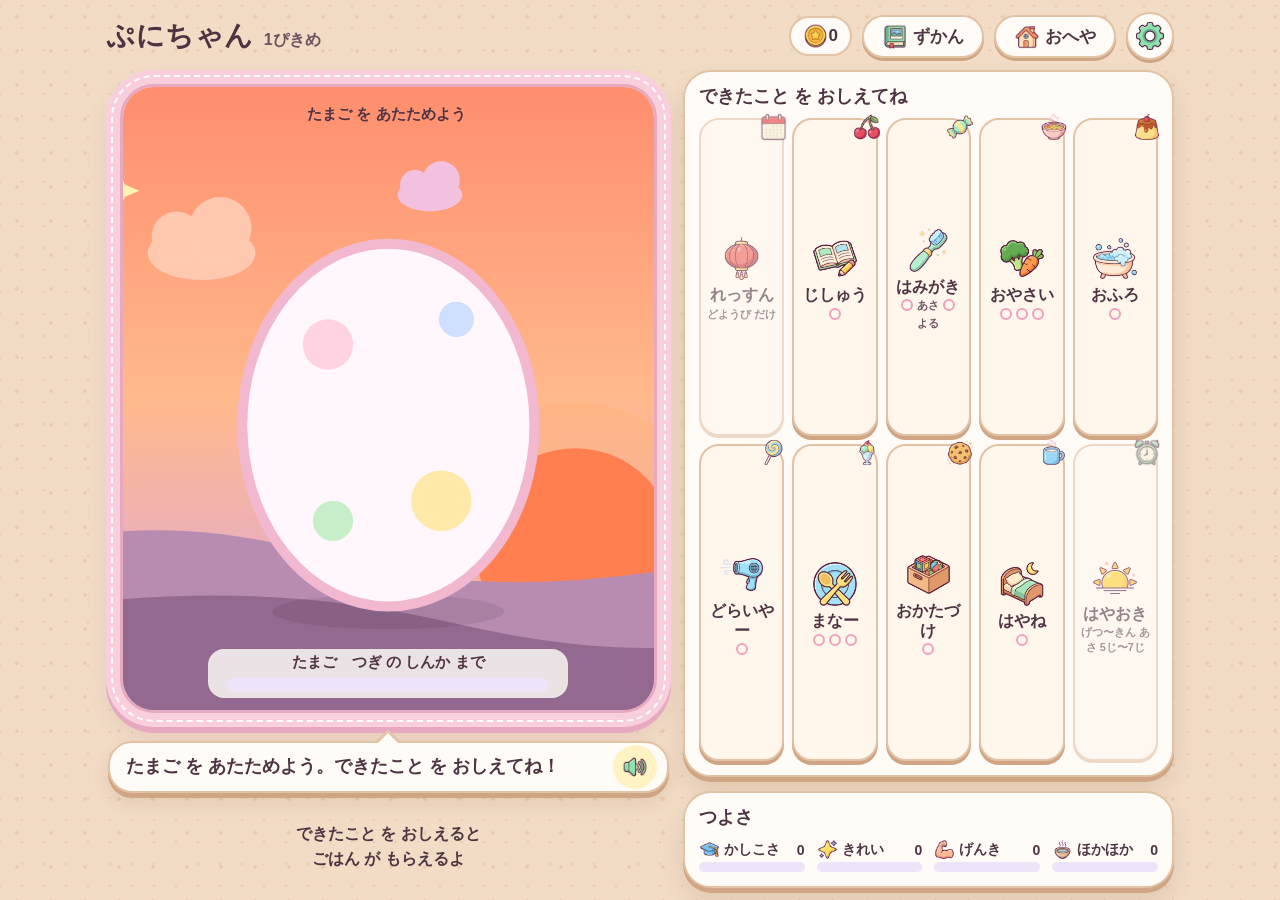
<file: index.html>
<!doctype html>
<html lang="ja">
<head>
<meta charset="utf-8">
<meta name="viewport" content="width=device-width, initial-scale=1, viewport-fit=cover">
<meta http-equiv="Content-Security-Policy" content="default-src 'self'; script-src 'self'; style-src 'self'; img-src 'self' data:; connect-src 'self'; font-src 'self'; manifest-src 'self'; worker-src 'self'; object-src 'none'; base-uri 'none'; form-action 'none'">
<meta name="referrer" content="no-referrer">
<meta name="theme-color" content="#FFF8EE">
<meta name="color-scheme" content="light">
<meta name="apple-mobile-web-app-capable" content="yes">
<meta name="mobile-web-app-capable" content="yes">
<meta name="apple-mobile-web-app-title" content="ぷにぷに">
<title>ぷにぷに にっき</title>
<link rel="manifest" href="./manifest.webmanifest">
<link rel="apple-touch-icon" href="./icons/apple-touch-icon.png">
<link rel="icon" href="./icons/icon-192.png">
<link rel="stylesheet" href="./css/style.css">
<script type="module" src="./js/app.js"></script>
</head>
<body>
<header class="top">
  <div class="title"><b id="petName"></b><small id="genLabel"></small></div>
  <div class="topbtns">
    <span class="coin" id="coin" role="status"></span>
    <button class="pill" id="zukanBtn"><img class="ico" src="./icons/ui/zukan.webp" alt="" draggable="false"> ずかん</button>
    <button class="pill" id="oheyaBtn"><img class="ico" src="./icons/ui/oheya.webp" alt="" draggable="false"> おへや</button>
    <button class="gear" id="gear" aria-label="おうちの方の設定（長押し）"><img class="ico" src="./icons/ui/gear.webp" alt="" draggable="false"></button>
  </div>
</header>

<main class="layout">
  <section class="maincol">
    <div class="frame">
      <div class="screen" id="screen">
        <div class="scene" id="scene"></div>
        <div class="gauges" id="gauges"></div>
        <div class="badges" id="badges"></div>
        <button class="pet" id="pet" aria-label="なでる"></button>
        <div class="growth" id="growth"></div>
      </div>
    </div>
    <div class="bubble" aria-live="polite">
      <p id="bubbleText"></p>
      <p id="bubbleZh" class="zh"></p>
      <button class="speak" id="speakBtn" aria-label="よみあげ"><img class="ico" src="./icons/ui/yomiage.webp" alt="" draggable="false"></button>
    </div>
    <div class="tray" id="tray"></div>
  </section>

  <section class="sidecol">
    <div class="note">
      <h2>できたこと を おしえてね</h2>
      <div class="tasks" id="tasks"></div>
    </div>
    <div class="note pnote">
      <h2>つよさ</h2>
      <div class="params" id="params"></div>
    </div>
  </section>
</main>

<div class="roomview" id="roomView" hidden>
  <div class="rtop">
    <button class="pill" id="roomBack">← もどる</button>
    <b class="rname" id="roomName"></b>
    <span class="coin" id="roomCoin" role="status"></span>
    <button class="pill" id="shopBtn"><img class="ico" src="./icons/ui/omise.webp" alt="" draggable="false"> おみせ</button>
    <button class="pill" id="editBtn"><img class="ico" src="./icons/ui/moyougae.webp" alt="" draggable="false"> もようがえ</button>
    <button class="pill" id="editDone" hidden>おわり</button>
  </div>
  <div class="rstage" id="roomStage">
    <div class="rscene" id="roomScene"></div>
    <button class="rpet" id="roomPet" aria-label="なでる"></button>
  </div>
  <div class="bubble rbubble" aria-live="polite">
    <p id="roomBubbleText"></p>
    <p id="roomBubbleZh" class="zh"></p>
    <button class="speak" id="roomSpeakBtn" aria-label="よみあげ"><img class="ico" src="./icons/ui/yomiage.webp" alt="" draggable="false"></button>
  </div>
  <div class="rtray" id="roomTray" hidden>
    <div class="ttabs">
      <button class="ttab" data-tab="kagu">かぐ</button>
      <button class="ttab" data-tab="yuka">ゆか</button>
      <button class="ttab" data-tab="kabe">かべ</button>
    </div>
    <div class="tlist" id="trayList"></div>
    <div class="tacts">
      <button class="pill" id="trayRotate">まわす</button>
      <button class="pill" id="trayStore">しまう</button>
    </div>
  </div>
  <div class="rshop" id="roomShop" hidden>
    <div class="shead">
      <h2>おみせ</h2>
      <span class="coin" id="shopCoin" role="status"></span>
      <button class="pill" id="shopClose">とじる</button>
    </div>
    <div class="stabs">
      <button class="stab" data-cat="kagu">かぐ</button>
      <button class="stab" data-cat="yuka">ゆか</button>
      <button class="stab" data-cat="kabe">かべ</button>
      <button class="stab" data-cat="hiroge">ひろげる</button>
    </div>
    <div class="scards" id="shopCards"></div>
    <div class="sconfirm" id="shopConfirm" hidden>
      <div class="sconfirm-art" id="shopConfirmArt"></div>
      <p class="sconfirm-name" id="shopConfirmName"></p>
      <p class="sconfirm-price" id="shopConfirmPrice"></p>
      <div class="btns">
        <button class="btn" id="shopBuy">かう</button>
        <button class="btn ghost" id="shopCancel">やめる</button>
      </div>
    </div>
  </div>
</div>

<div class="modal" id="modal" hidden><div class="sheet" id="sheet"></div></div>

</body>
</html>
</file>
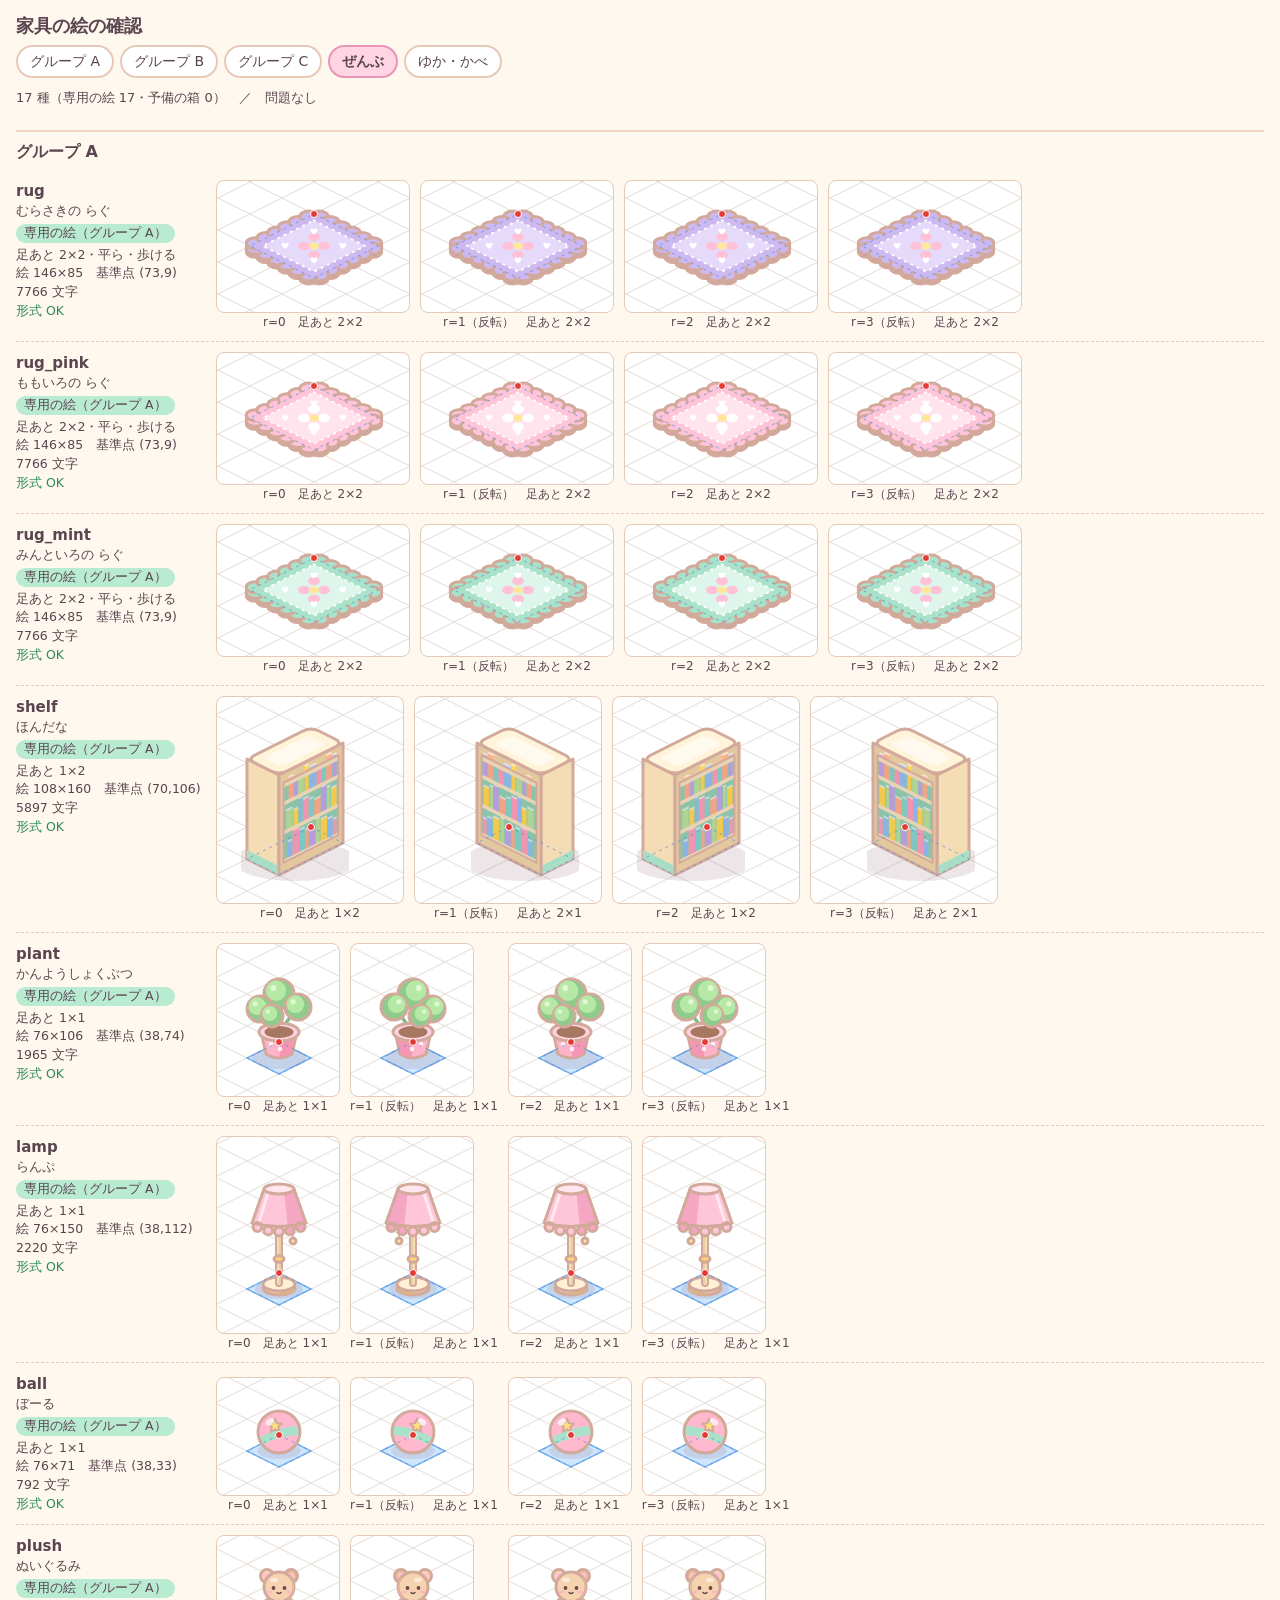
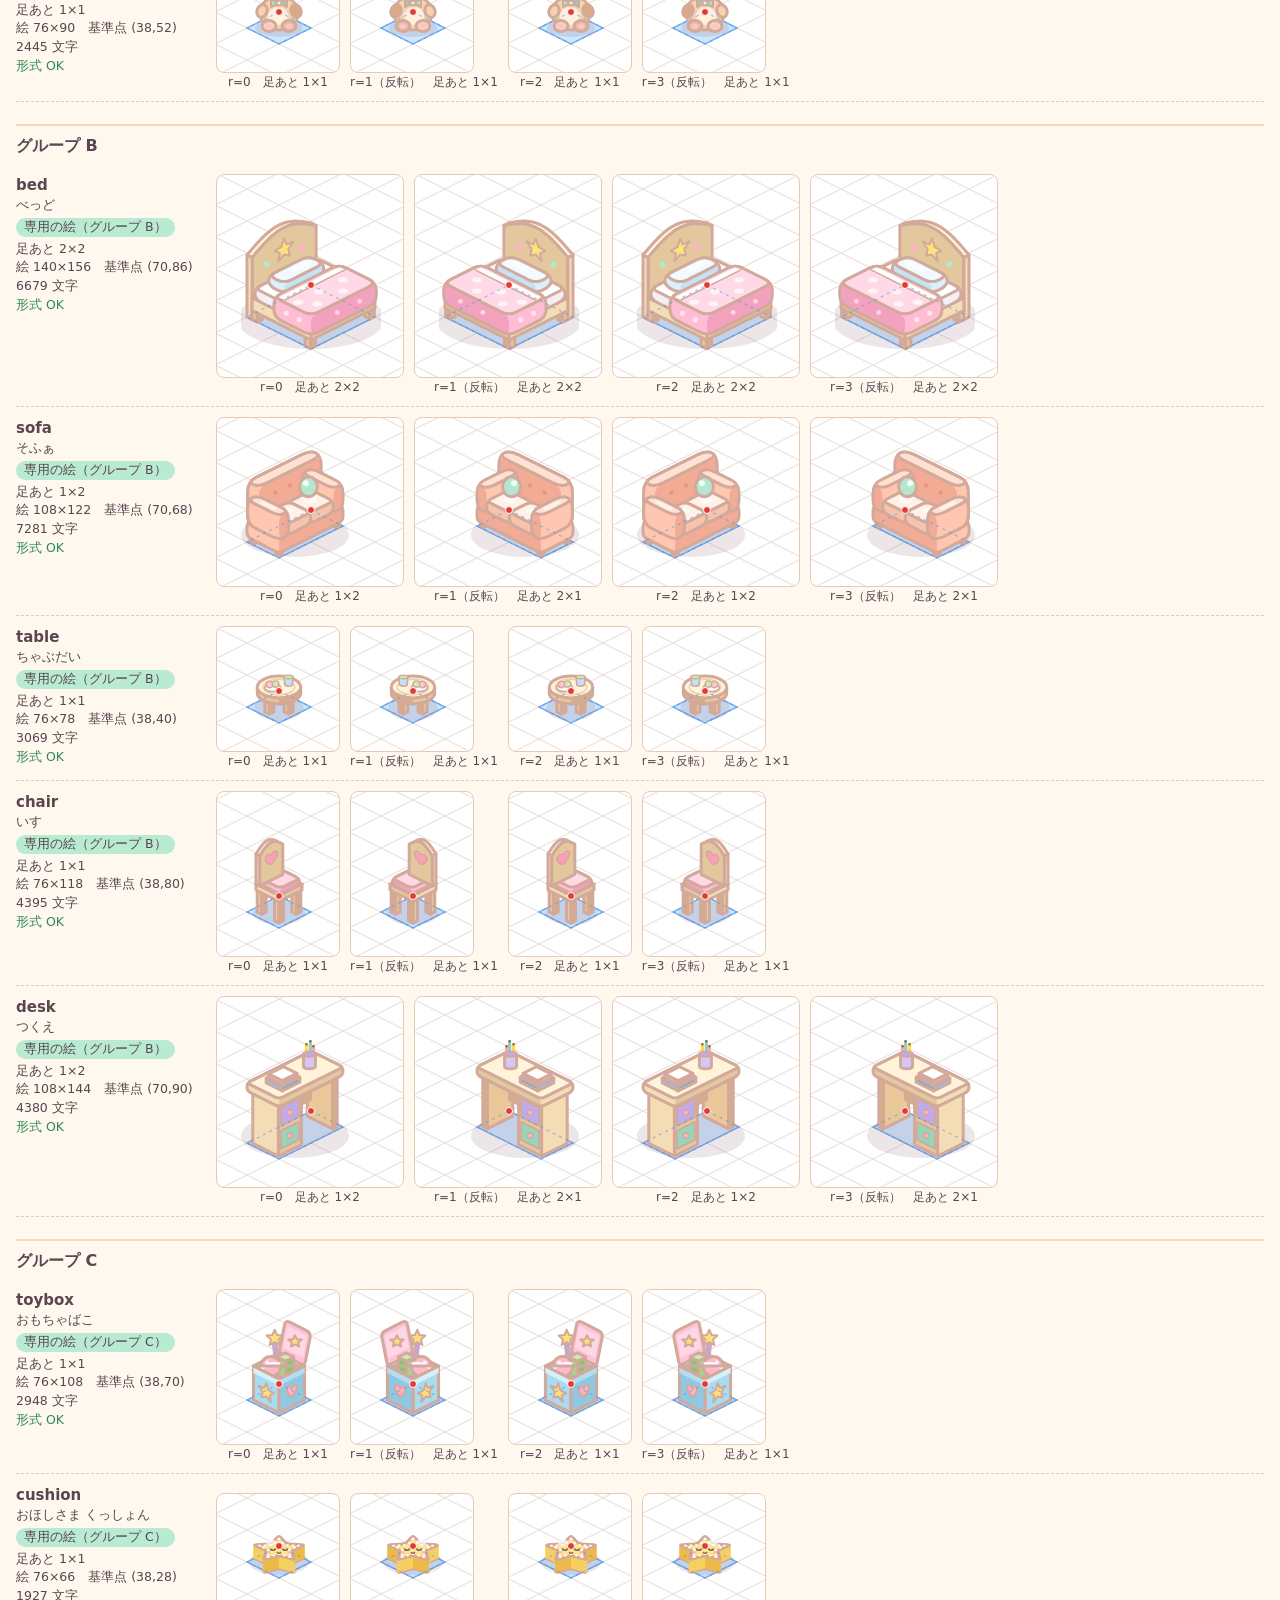
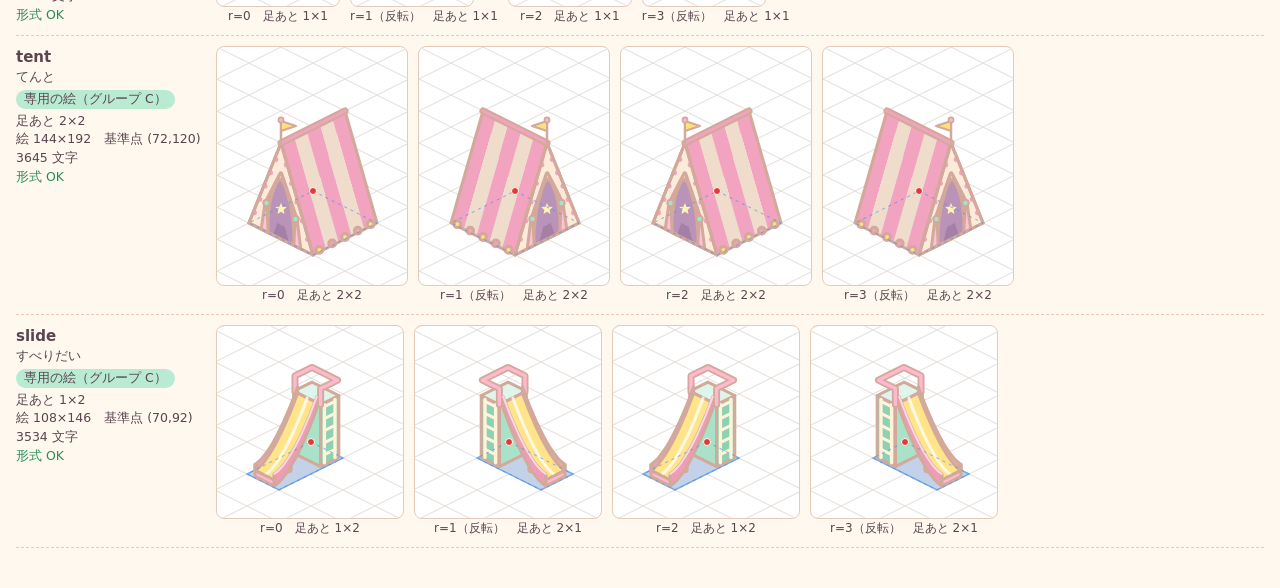
<file: dev/item-sheet.html>
<!doctype html>
<html lang="ja">
<head>
<meta charset="utf-8">
<meta name="viewport" content="width=device-width, initial-scale=1, viewport-fit=cover">
<meta http-equiv="Content-Security-Policy" content="default-src 'self'; script-src 'self'; style-src 'self'; img-src 'self' data:; connect-src 'self'; font-src 'self'; manifest-src 'self'; worker-src 'self'; object-src 'none'; base-uri 'none'; form-action 'none'">
<meta name="referrer" content="no-referrer">
<meta name="color-scheme" content="light">
<title>おへや 家具の絵の確認（開発用）</title>
<link rel="icon" href="../icons/icon-192.png">
<link rel="stylesheet" href="./item-sheet.css">
<script type="module" src="./item-sheet.js"></script>
</head>
<body>
<!-- 開発用の確認ページ。アプリからはリンクしない・sw.js の ASSETS に入れない。
     ?g=A|B|C|all … 家具の絵を 4 つの向きで並べる ／ ?g=pat … ゆか・かべの見本 -->
<h1>家具の絵の確認</h1>
<nav id="nav"></nav>
<p id="note">よみこみ中…</p>
<div id="sheet"></div>
</body>
</html>
</file>
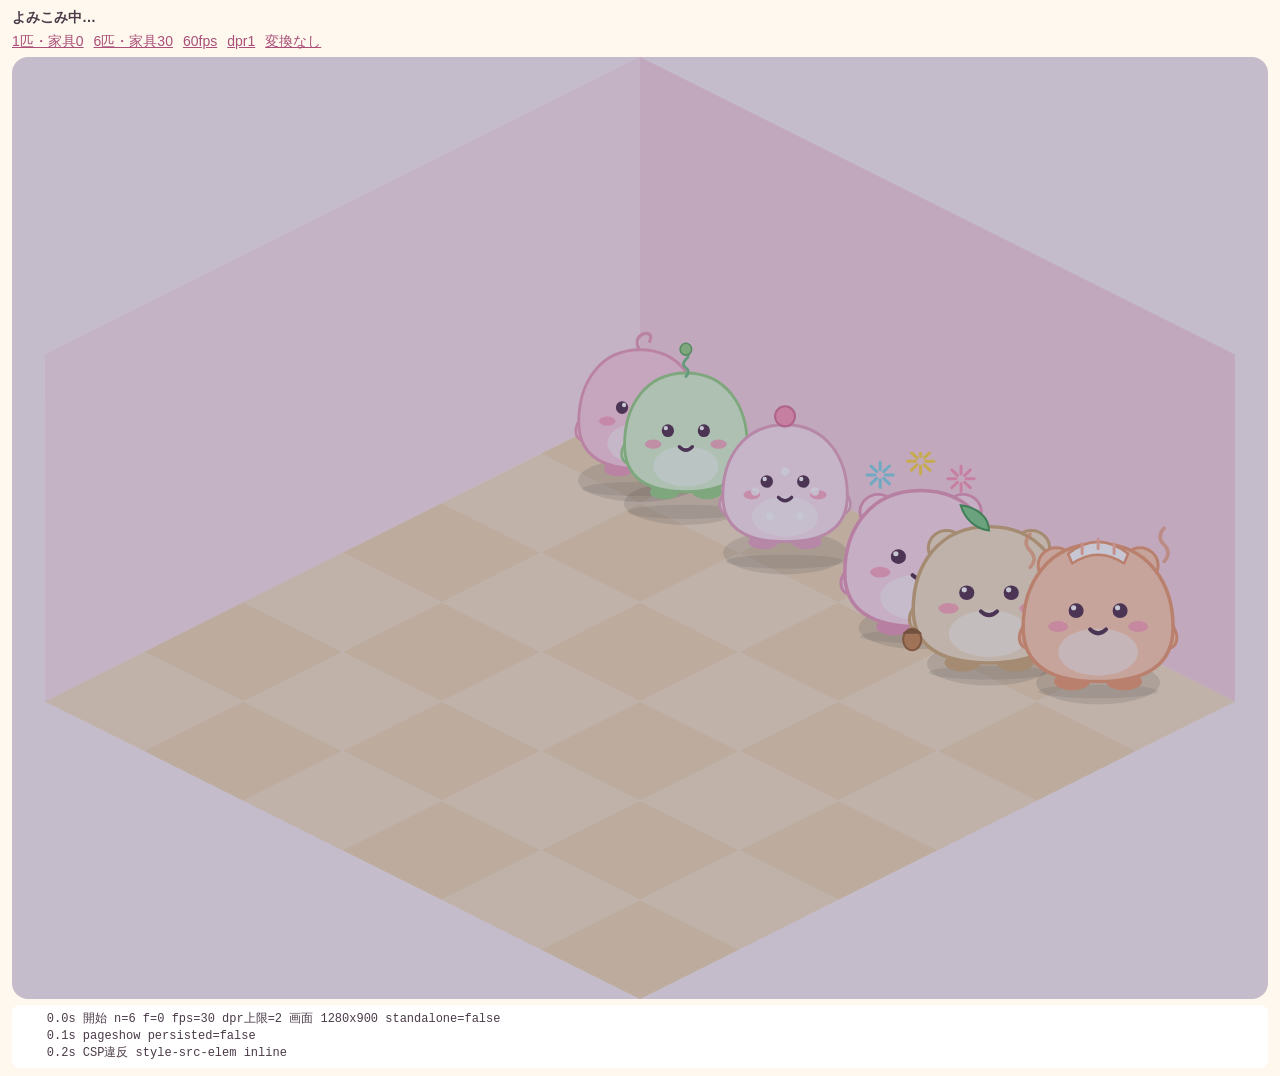
<file: dev/room-spike.html>
<!doctype html>
<html lang="ja">
<head>
<meta charset="utf-8">
<meta name="viewport" content="width=device-width, initial-scale=1, viewport-fit=cover">
<meta http-equiv="Content-Security-Policy" content="default-src 'self'; script-src 'self'; style-src 'self'; img-src 'self' data:; connect-src 'self'; font-src 'self'; manifest-src 'self'; worker-src 'self'; object-src 'none'; base-uri 'none'; form-action 'none'">
<meta name="referrer" content="no-referrer">
<meta name="theme-color" content="#FFF8EE">
<meta name="color-scheme" content="light">
<meta name="apple-mobile-web-app-capable" content="yes">
<meta name="mobile-web-app-capable" content="yes">
<meta name="apple-mobile-web-app-title" content="おへや試作">
<title>おへや 段階0 試作（開発用）</title>
<link rel="icon" href="../icons/icon-192.png">
<link rel="stylesheet" href="./room-spike.css">
<script type="module" src="./room-spike.js"></script>
</head>
<body>
<!-- 開発用の使い捨て試作。アプリからはリンクしない・sw.js の ASSETS に入れない（docs/superpowers/specs/2026-11-10-oheya-stage0-1-design.md §1） -->
<p id="hud">よみこみ中…</p>
<p class="links" id="links"></p>
<canvas id="c"></canvas>
<pre id="log"></pre>
</body>
</html>
</file>
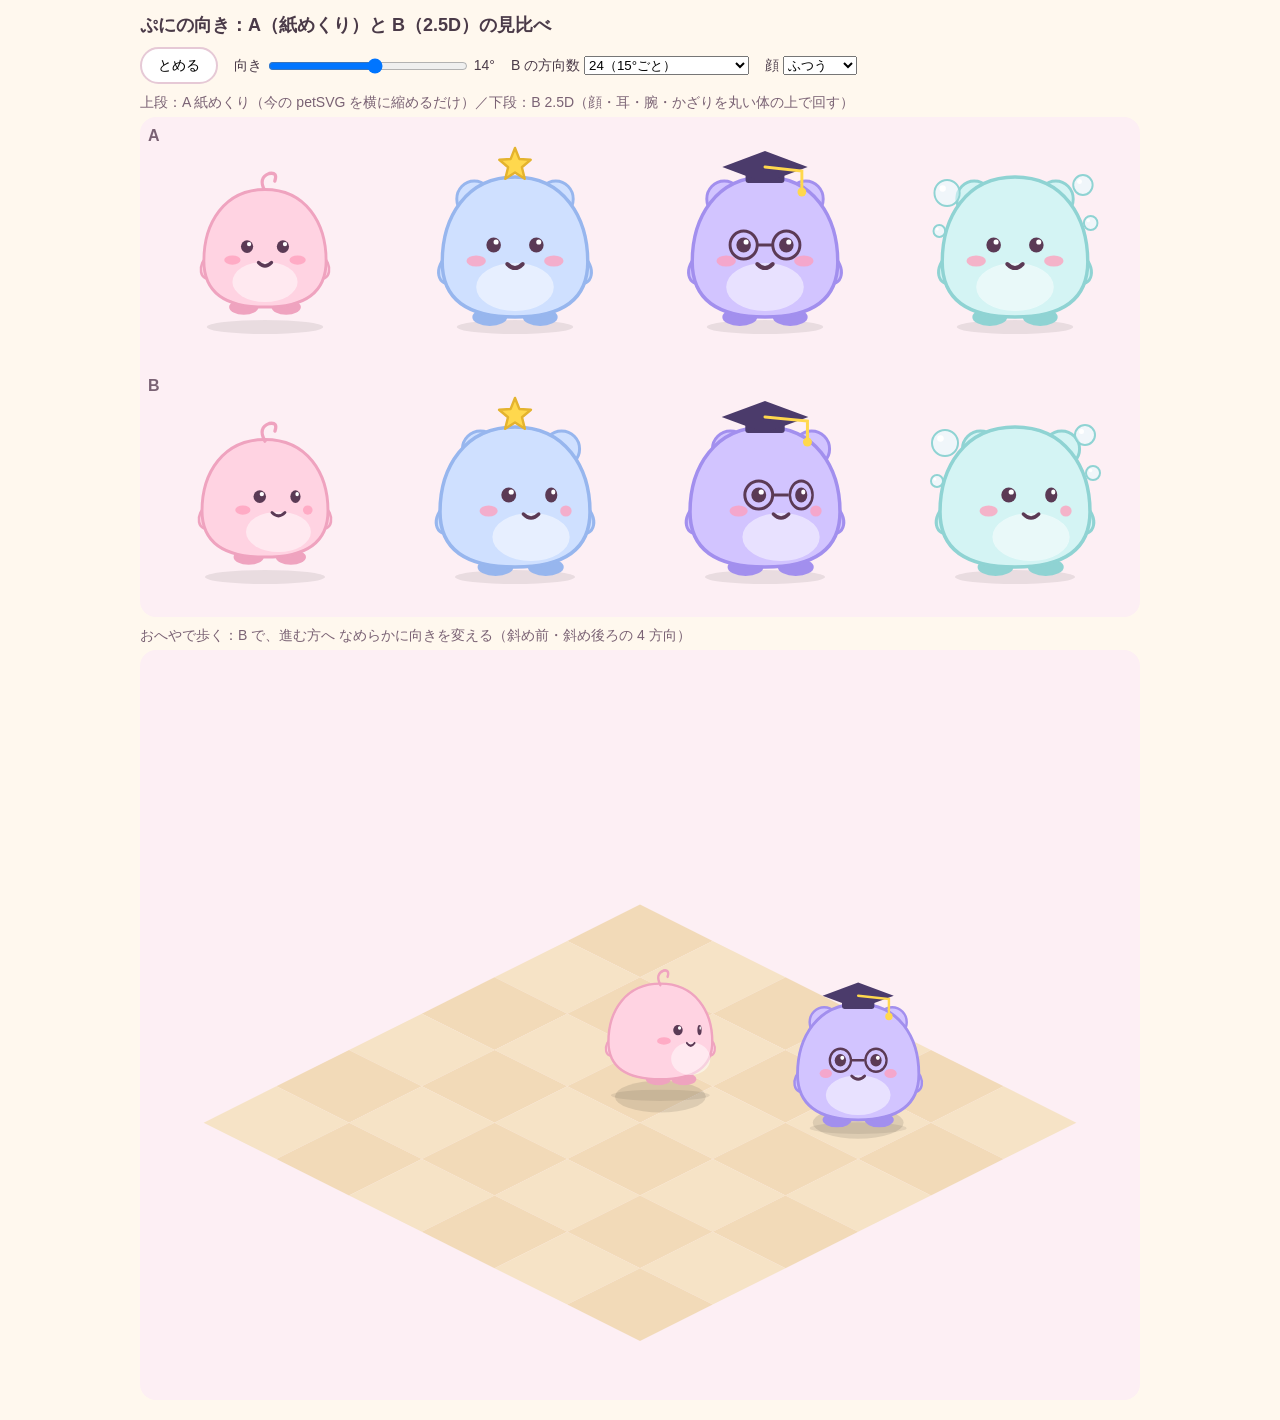
<file: dev/turn-spike.html>
<!doctype html>
<html lang="ja">
<head>
<meta charset="utf-8">
<meta name="viewport" content="width=device-width, initial-scale=1, viewport-fit=cover">
<meta http-equiv="Content-Security-Policy" content="default-src 'self'; script-src 'self'; style-src 'self'; img-src 'self' data:; connect-src 'self'; font-src 'self'; manifest-src 'self'; worker-src 'self'; object-src 'none'; base-uri 'none'; form-action 'none'">
<meta name="referrer" content="no-referrer">
<meta name="color-scheme" content="light">
<title>おへや 段階0.5 向きの試作（開発用）</title>
<link rel="icon" href="../icons/icon-192.png">
<link rel="stylesheet" href="./turn-spike.css">
<script type="module" src="./turn-spike.js"></script>
</head>
<body>
<!-- 開発用の使い捨て試作。アプリからはリンクしない・sw.js の ASSETS に入れない。保存データには触らない -->
<h1>ぷにの向き：A（紙めくり）と B（2.5D）の見比べ</h1>
<div class="ctl">
  <button id="spin" type="button">とめる</button>
  <label>向き <input id="ang" type="range" min="-180" max="180" step="1" value="0"> <output id="angOut">0°</output></label>
  <label>B の方向数
    <select id="buckets"><option value="16">16（22.5°ごと）</option><option value="24" selected>24（15°ごと）</option><option value="0">なめらか（毎回つくる）</option></select>
  </label>
  <label>顔 <select id="face"><option value="normal">ふつう</option><option value="happy">にこにこ</option></select></label>
</div>
<p class="row">上段：A 紙めくり（今の petSVG を横に縮めるだけ）／下段：B 2.5D（顔・耳・腕・かざりを丸い体の上で回す）</p>
<canvas id="turn"></canvas>
<p class="row">おへやで歩く：B で、進む方へ なめらかに向きを変える（斜め前・斜め後ろの 4 方向）</p>
<canvas id="walk"></canvas>
<p id="hud"></p>
</body>
</html>
</file>
<file: css/style.css>
:root{
  /* 絵本のページ：生成りの紙・やさしいパステル。端末がダークモードでも明るいまま（color-scheme:light） */
  color-scheme:light;
  --bg:#F2DCC6; --dot:#E8CDB2; --frame:#F9CFDD; --frame-dk:#E6A9BF; --screen:#EAF7F1;
  --ink:#4E3442; --soft:#6E5262; --card:#FFFCF7; --tile:#FFF6EC; --shadow:#CFA584; --lemon:#FFF3C4; --lav:#EDE4FA;
  --accent:#F2A0BE; --btn:#D46A97; --btn-ink:#FFFFFF; --sil:#E6DAD3; --line:#E2C3A6;
  --mint:#D9F2E6; --sky:#DDEFFF; --peach:#FFE3D3;
  box-sizing:border-box;
  padding-top:env(safe-area-inset-top,0px);
  padding-bottom:env(safe-area-inset-bottom,0px);
}
*,*::before,*::after{box-sizing:border-box}
html{scroll-padding-top:env(safe-area-inset-top,0px)}
body{
  margin:0; color:var(--ink); background:var(--bg);
  background-image:radial-gradient(var(--dot) 1.6px, transparent 1.8px),radial-gradient(var(--dot) 1.2px, transparent 1.4px);
  background-size:34px 34px,22px 22px;background-position:0 0,11px 17px;
  font-family:'Hiragino Maru Gothic ProN','Hiragino Sans',sans-serif;
  font-weight:700; -webkit-tap-highlight-color:transparent;
}
[hidden]{display:none!important}
button,input,select,textarea{font:inherit;color:inherit}
button{cursor:pointer}
:focus-visible{outline:3px solid var(--accent);outline-offset:3px}
img,svg{max-width:100%}

.top{max-width:1100px;margin:0 auto;padding:12px 16px 0;display:flex;align-items:center;justify-content:space-between;gap:10px}
.topbtns{display:flex;align-items:center;gap:10px}
.title{display:flex;align-items:baseline;gap:10px}
.title b{font-size:28px;font-weight:900;letter-spacing:.02em}
.title small{font-size:16px;color:var(--soft)}
.gear{width:48px;height:48px;border-radius:50%;border:2px solid var(--line);background:var(--card);box-shadow:0 3px 0 var(--shadow);font-size:22px;touch-action:none;user-select:none;-webkit-user-select:none}

.layout{max-width:1100px;margin:0 auto;padding:14px 16px 28px;display:grid;gap:22px}
@media (orientation:landscape) and (min-width:820px){.layout{grid-template-columns:minmax(380px,1.05fr) minmax(320px,1fr);align-items:start}}

.frame{
  /* 絵本の額：外の角丸＝中の角丸＋余白。内側に手ぬいの点線 */
  position:relative;background:var(--frame);border-radius:48px;padding:14px;
  box-shadow:0 6px 0 var(--frame-dk), 0 12px 20px rgba(150,100,120,.12);
}
.frame::before{content:"";position:absolute;inset:5px;border:2px dashed rgba(255,255,255,.95);border-radius:43px;pointer-events:none}
.screen{
  position:relative;overflow:hidden;background:var(--screen);border-radius:34px;padding:12px 12px 14px;
  border:3px solid var(--frame-dk);
}
.scene{position:absolute;inset:0;z-index:0;pointer-events:none}
.scene svg{display:block;width:100%;height:100%;max-width:none}
.screen>*:not(.scene){position:relative;z-index:1}
.screen.t-yoru{color:#FFF6E8}
.screen .growth{align-self:center;margin-left:auto;margin-right:auto;width:min(100%,360px);background:rgba(255,253,248,.82);color:var(--ink);border-radius:16px;padding:4px 14px 6px}
.screen.t-yoru .gi{opacity:.4}
.screen.t-yoru .gi.on{opacity:1}
.gauges{display:flex;flex-wrap:wrap;gap:6px 18px;justify-content:center;min-height:34px;align-items:center}
.gauge{display:flex;align-items:center;gap:3px}
.glabel{font-size:15px;margin-right:4px}
.gi{font-size:22px;opacity:.22;filter:grayscale(1)}
.gi.on{opacity:1;filter:none}
.badges{display:flex;flex-wrap:wrap;gap:8px;justify-content:center;min-height:6px;margin-top:6px}
.badge{font-size:15px;padding:4px 12px;border-radius:999px;background:#FFF3C4;color:#5B3A55}
.badge.wakebtn{border:2px solid #F2C55C;font:inherit;font-size:15px;cursor:pointer}
.fl .row2,.fl .days{display:flex;gap:6px;align-items:center;flex-wrap:wrap;margin-top:6px}
.fl .row2 input{width:auto;flex:1;margin-top:0}
.fl input[type=checkbox]{display:inline-block;width:22px;height:22px;margin:0;padding:0}
.fl .days label{display:flex;align-items:center;gap:3px;font-size:15px}
.fl .days .dl{flex-direction:column;gap:2px}
.fl .days .dl input{width:128px;margin-top:0;padding:6px}
.badge.letter{background:#FFE3EE}
.badge.sick{background:#D6ECFA}
.pet{touch-action:none;user-select:none;-webkit-user-select:none;display:block;margin:4px auto 0;width:min(70vw,300px);aspect-ratio:1;background:none;border:0;padding:0}
.pet svg{width:100%;height:100%;transform-origin:50% 92%;animation:bob 2.6s ease-in-out infinite}
.pet[data-pose="sway"] svg{animation:sway 2.4s ease-in-out infinite}
.pet[data-pose="bounce"] svg{animation:hop .7s ease-in-out infinite}
.pet[data-pose="droop"] svg{animation:droop 3.6s ease-in-out infinite}
.pet[data-pose="tilt"] svg{animation:tilt 3s ease-in-out infinite}
.pet[data-pose="spin"] svg{animation:spin .8s ease-in-out}
.pet[data-pose="squish"] svg{animation:squish .5s ease-in-out 2}
.pet[data-pose="none"] svg{animation:breathe 4s ease-in-out infinite}
.pet.wobble svg{animation:wob .5s ease-in-out}
/* ごはんマナー のおどり（約 5 秒）：左右ステップ → くるっ → ジャンプ */
.pet[data-pose="dance"] svg{animation:dance 5s ease-in-out}
@keyframes dance{
  0%{transform:none}8%{transform:translateX(-18px) rotate(-10deg)}16%{transform:translateX(18px) rotate(10deg)}
  24%{transform:translateX(-18px) rotate(-10deg)}32%{transform:translateX(18px) rotate(10deg)}40%{transform:none}
  52%{transform:rotate(360deg) scale(1.05)}60%{transform:rotate(360deg)}
  68%{transform:translateY(-36px) scale(.95,1.08)}74%{transform:translateY(0) scale(1.08,.92)}
  82%{transform:translateY(-28px)}88%{transform:translateY(0) scale(1.06,.94)}100%{transform:none}}
@keyframes sway{0%,100%{transform:rotate(-4deg)}50%{transform:rotate(4deg)}}
@keyframes hop{0%,100%{transform:translateY(0) scale(1,1)}40%{transform:translateY(-14px) scale(.97,1.03)}80%{transform:translateY(0) scale(1.05,.95)}}
@keyframes droop{0%,100%{transform:translateY(4px) scale(1.02,.96)}50%{transform:translateY(6px) scale(1.03,.94)}}
@keyframes tilt{0%,100%{transform:rotate(-9deg)}50%{transform:rotate(-6deg)}}
@keyframes spin{0%{transform:rotate(0)}100%{transform:rotate(360deg)}}
@keyframes squish{0%,100%{transform:scale(1,1)}50%{transform:scale(1.1,.9)}}
@keyframes breathe{0%,100%{transform:scale(1,1)}50%{transform:scale(1.02,.98)}}
@keyframes bob{0%,100%{transform:scale(1,1)}50%{transform:scale(1.035,.965)}}
@keyframes wob{0%,100%{transform:rotate(0)}25%{transform:rotate(-7deg)}75%{transform:rotate(7deg)}}
.growth{margin-top:6px;font-size:15px;text-align:center}
.bar{height:14px;border-radius:999px;background:var(--lav);overflow:hidden;margin:6px auto 0;max-width:320px}
.bar i{display:block;height:100%;background:var(--accent);border-radius:999px;transition:width .6s}

.bubble{position:relative;margin:18px 4px 0;background:var(--card);border-radius:24px;border:2px solid var(--line);box-shadow:0 5px 0 var(--shadow),0 10px 18px rgba(120,70,40,.12);padding:14px 60px 14px 18px;min-height:60px}
.bubble::before{content:"";position:absolute;top:-14px;left:50%;margin-left:-13px;border:13px solid transparent;border-top:0;border-bottom-color:var(--line)}
.bubble::after{content:"";position:absolute;top:-10px;left:50%;margin-left:-11px;border:11px solid transparent;border-top:0;border-bottom-color:var(--card)}
.bubble p{margin:0;font-size:19px;line-height:1.6}
.bubble .zh{font-size:15px;color:var(--soft);margin-top:2px}
.speak{position:absolute;right:10px;top:50%;margin-top:-22px;width:44px;height:44px;border-radius:50%;border:0;background:var(--lemon);font-size:20px}

.tray{display:flex;flex-wrap:wrap;gap:10px;justify-content:center;margin-top:16px;min-height:72px;align-items:center}
.tray .empty{font-size:16px;color:var(--ink);text-align:center;line-height:1.6;padding:0 10px}
.food{position:relative;width:74px;height:74px;border-radius:24px;border:2px solid var(--line);background:var(--card);font-size:38px;box-shadow:0 4px 0 var(--shadow)}
.food .n{position:absolute;top:-8px;right:-8px;min-width:28px;height:28px;padding:0 6px;border-radius:999px;background:var(--btn);color:var(--btn-ink);font-size:16px;line-height:28px}
.pill{border:2px solid var(--line);background:var(--card);box-shadow:0 3px 0 var(--shadow);border-radius:999px;padding:8px 18px;font-size:17px}
/* こいん：ヘッダーの小さな表示（押せないので影なし）。ふえたら 0.5 秒だけ大きくなる */
.coin{display:inline-flex;align-items:center;border:2px solid var(--line);background:var(--card);border-radius:999px;padding:8px 12px;font-size:17px;font-weight:700;white-space:nowrap;font-variant-numeric:tabular-nums}
.coin.coinpop{animation:coinpop .5s cubic-bezier(.34,1.7,.6,1)}
@keyframes coinpop{0%{transform:scale(1)}40%{transform:scale(1.25)}100%{transform:scale(1)}}
/* せまい画面（スマホ）：ボタンの列は折り返さず 1 行。なまえ は 「ぴきめ」の上に置き、入りきらない分は … にする */
@media (max-width:520px){
  .top{gap:8px}
  .title{flex-direction:column;align-items:flex-start;gap:0;min-width:0}
  .title b{font-size:22px;max-width:100%;overflow:hidden;text-overflow:ellipsis;white-space:nowrap}
  .title small{font-size:13px}
  .topbtns{gap:6px;flex-shrink:0}
  .topbtns .pill{padding:8px 12px;font-size:15px;white-space:nowrap}
  .coin{padding:6px 10px;font-size:15px}
  .gear{width:44px;height:44px;font-size:20px}
}

.note{background:var(--card);border-radius:28px;padding:18px 18px 20px;border:2px solid var(--line);box-shadow:0 5px 0 var(--shadow),0 12px 22px rgba(120,70,40,.14)}
.note{padding:12px 14px 14px}
.note+.note{margin-top:14px}
.note h2{margin:0 0 10px;font-size:18px;font-weight:900}
.tasks{display:grid;grid-template-columns:repeat(5,1fr);gap:8px}
.task{position:relative;display:flex;flex-direction:column;align-items:center;justify-content:center;gap:2px;width:100%;min-height:92px;text-align:center;border:2px solid var(--line);background:var(--tile);border-radius:20px;padding:8px 4px 6px;box-shadow:0 4px 0 var(--shadow)}
.task:disabled{opacity:.6;cursor:default;box-shadow:0 2px 0 var(--line)}
/* 済んだけれど取り消せるタイル：見た目は済んだまま、押せる */
.task.done{opacity:.6;box-shadow:0 2px 0 var(--line)}
.task.unpop{animation:unpop .45s cubic-bezier(.34,1.56,.64,1)}
@keyframes unpop{0%{transform:scale(.9) rotate(-4deg)}60%{transform:scale(1.05) rotate(2deg)}100%{transform:none}}
.ti{font-size:32px;line-height:1.1}
.tl{display:block;font-size:16px;line-height:1.2}
.td{display:flex;gap:4px;justify-content:center;font-size:11px;line-height:1.3;color:var(--soft);flex-wrap:wrap;align-items:center;min-height:15px}
.dot{width:12px;height:12px;border-radius:50%;border:2px solid var(--accent)}
.dot.on{background:var(--accent)}
.tf{position:absolute;top:-8px;right:-6px;font-size:22px;line-height:1}
.params{display:grid;grid-template-columns:repeat(4,1fr);gap:6px 12px}
.prow{display:grid;grid-template-columns:auto 1fr auto;align-items:center;gap:2px 4px;font-size:14px}
.prow .bar{grid-column:1/-1;order:1;margin:0;max-width:none;height:10px}
.prow b{text-align:right;font-weight:700}

.modal{position:fixed;inset:0;background:rgba(80,50,60,.38);animation:fadeIn .2s ease-out;display:flex;align-items:center;justify-content:center;padding:calc(16px + env(safe-area-inset-top,0px)) 16px calc(16px + env(safe-area-inset-bottom,0px));z-index:20}
.sheet{background:var(--card);border:2px solid var(--line);box-shadow:0 8px 0 var(--shadow),0 20px 40px rgba(80,40,30,.25);border-radius:30px;padding:24px;width:100%;max-width:560px;max-height:100%;overflow:auto;text-align:center}
.sheet h3{margin:18px 0 8px;font-size:18px;text-align:left}
.sheet h3:first-child{margin-top:0}
.big{font-size:80px;line-height:1.1}
/* タスク・エサのイラスト（icons/ui）。大きさは まわりの font-size に合わせる */
.ico{width:1.2em;height:1.2em;object-fit:contain;vertical-align:middle;pointer-events:none;user-select:none;-webkit-user-select:none;-webkit-user-drag:none}
.ti .ico,.tf .ico,.food .ico,.big .ico,.fx .ico,.flyfood .ico{display:block;margin:0 auto}
.big .ico{width:1.1em;height:1.1em}
.ti .ico{width:1.55em;height:1.55em}
.tf .ico{width:1.35em;height:1.35em}
.ico.inl{width:1.5em;height:1.5em;vertical-align:-.4em}
/* ヘッダー・ボタン・つよさ の小さなイラスト */
.pill .ico{width:1.55em;height:1.55em;margin-top:-.2em;margin-bottom:-.2em}
.coin .ico{width:1.5em;height:1.5em;margin-top:-.2em;margin-bottom:-.2em}
.gear .ico{display:block;margin:0 auto;width:1.45em;height:1.45em}
.speak .ico{display:block;margin:0 auto;width:1.3em;height:1.3em}
.prow .ico{width:1.5em;height:1.5em}
.gi .ico{display:block;width:1.35em;height:1.35em}
.badge .ico.inl{width:1.45em;height:1.45em;vertical-align:-.35em}
.q{font-size:26px;font-weight:900;margin:12px 0 6px}
.sub{font-size:15px;color:var(--soft);line-height:1.6;margin:4px 0;text-align:left}
.center .sub{text-align:center}
.btns{display:flex;gap:12px;justify-content:center;margin-top:14px;flex-wrap:wrap}
.btn{border:0;border-radius:999px;padding:14px 30px;font-size:20px;background:var(--btn);color:var(--btn-ink);box-shadow:0 5px 0 #A94F78}
.btn.ghost{background:var(--card);color:var(--ink);border:2px solid var(--line);box-shadow:0 5px 0 var(--shadow)}
.btn.danger{background:#D9534F;color:#fff;box-shadow:0 5px 0 #A94442}
.btn.small{font-size:16px;padding:10px 20px}
.fl{display:block;text-align:left;font-size:15px;margin-top:10px}
.fl input,.fl select,.fl textarea,.codeout{display:block;width:100%;margin-top:6px;padding:12px;border-radius:14px;border:3px solid var(--line);background:var(--bg);font-size:17px}
textarea{min-height:90px;font-size:13px!important;font-family:ui-monospace,monospace!important;word-break:break-all}
.evo svg{width:220px;height:220px;animation:evo 1.3s ease-out}
@keyframes evo{0%{transform:scale(.5);filter:brightness(3)}60%{transform:scale(1.12);filter:brightness(1.4)}100%{transform:scale(1);filter:none}}
.sheet h4.zh{margin:16px 0 0;font-size:17px;text-align:left;color:var(--soft)}
.zgrid{display:grid;grid-template-columns:repeat(auto-fill,minmax(108px,1fr));gap:12px;margin-top:10px}
.zc{background:var(--tile);border:2px solid var(--line);border-radius:20px;padding:8px 6px 10px}
.zc svg{width:100%;height:auto}
.zc b{display:block;font-size:15px}
.zc span{display:block;font-size:12px;color:var(--soft);line-height:1.5;margin-top:2px}

.fx{position:fixed;pointer-events:none;font-size:34px;z-index:30;animation:up 1.2s ease-out forwards}
@keyframes up{0%{opacity:0;transform:translate(0,0) scale(.6)}20%{opacity:1}100%{opacity:0;transform:translate(var(--dx),-120px) scale(1.2)}}
.toast{position:fixed;left:50%;bottom:calc(24px + env(safe-area-inset-bottom,0px));transform:translateX(-50%);background:var(--ink);color:var(--card);padding:12px 22px;border-radius:999px;font-size:16px;z-index:40;max-width:90vw;text-align:center}
/* ---------- マイクロインタラクション ---------- */
/* 押すと ぷにっと へこみ、はなすと ぽよんと戻る */
.task,.food,.pill,.gear,.btn,.speak,.badge.wakebtn{transition:transform .32s cubic-bezier(.34,1.7,.6,1),box-shadow .18s}
.task:not(:disabled):active,.food:active,.pill:active,.gear:active,.btn:active,.speak:active,.badge.wakebtn:active{transform:translateY(3px) scale(.93);box-shadow:0 1px 0 var(--shadow);transition-duration:.08s}
#sheet{animation:sheetIn .42s cubic-bezier(.34,1.56,.64,1)}
@keyframes sheetIn{0%{transform:translateY(40px) scale(.86);opacity:0}100%{transform:none;opacity:1}}
@keyframes fadeIn{from{opacity:0}to{opacity:1}}
/* できたこと：スタンプがぽんと押される */
.tf.stamp{animation:stamp .6s cubic-bezier(.34,1.56,.64,1)}
@keyframes stamp{0%{transform:scale(2.6) rotate(-25deg);opacity:0}60%{transform:scale(.9) rotate(6deg);opacity:1}100%{transform:none}}
/* エサ：トレイに ぽんと出る／ぷにちゃんへ飛んでいく */
.food.popin{animation:popin .5s cubic-bezier(.34,1.7,.6,1)}
@keyframes popin{0%{transform:scale(0)}100%{transform:scale(1)}}
.flyfood{position:fixed;pointer-events:none;font-size:40px;z-index:30;animation:fly .6s cubic-bezier(.5,-.3,.7,1) forwards}
@keyframes fly{0%{transform:translate(0,0) scale(1)}50%{transform:translate(calc(var(--tx)*.5),calc(var(--ty)*.5 - 80px)) scale(1.3)}100%{transform:translate(var(--tx),var(--ty)) scale(.3);opacity:.2}}
/* ゲージ：ふえた所が ぼよん */
.gi.boing{animation:boing .6s cubic-bezier(.34,1.7,.6,1)}
@keyframes boing{0%{transform:scale(.3)}60%{transform:scale(1.4)}100%{transform:scale(1)}}
/* 吹き出し：しゃべると ぽよん */
.bubble.talk{animation:talk .35s cubic-bezier(.34,1.56,.64,1)}
@keyframes talk{0%{transform:scale(.94)}100%{transform:none}}
/* せいちょうバー：ふえると きらっ */
.bar i{position:relative;overflow:hidden}
.bar.shine i::after{content:"";position:absolute;inset:0;background:linear-gradient(100deg,transparent 20%,rgba(255,255,255,.85) 50%,transparent 80%);animation:shine .9s ease-out}
@keyframes shine{from{transform:translateX(-100%)}to{transform:translateX(100%)}}
/* ぷにちゃんの まばたき */
.pet svg .eyes{transform-box:fill-box;transform-origin:center}
.pet svg .eyes.blink-on{animation:blink 4.6s infinite}
@keyframes blink{0%,93%,100%{transform:scaleY(1)}95%{transform:scaleY(.1)}}
/* まっているあいだの小さな動き */
#zukanBtn{animation:nudge 7s ease-in-out infinite}
@keyframes nudge{0%,90%,100%{transform:rotate(0)}92%{transform:rotate(-6deg)}94%{transform:rotate(6deg)}96%{transform:rotate(-3deg)}}
.badge.wakebtn{animation:glow 1.8s ease-in-out infinite}
@keyframes glow{0%,100%{box-shadow:0 0 0 0 rgba(242,197,92,.6)}50%{box-shadow:0 0 0 8px rgba(242,197,92,0)}}
.badge.letter{animation:hopb 1.4s ease-in-out infinite}
@keyframes hopb{0%,100%{transform:translateY(0)}50%{transform:translateY(-4px)}}
.tray .empty{animation:floaty 3s ease-in-out infinite}
@keyframes floaty{0%,100%{transform:translateY(0)}50%{transform:translateY(-4px)}}
/* しんか：うしろで光が回る */
.evo{position:relative;display:inline-block}
.evo::before{content:"";position:absolute;inset:-30px;border-radius:50%;background:repeating-conic-gradient(rgba(255,216,77,.45) 0 12deg,transparent 12deg 30deg);animation:spinr 6s linear infinite;z-index:-1}
@keyframes spinr{to{transform:rotate(360deg)}}
/* ずかん：じゅんばんに ぽん */
.zc{animation:popin .45s cubic-bezier(.34,1.7,.6,1) both;animation-delay:var(--d,0ms)}
.toast{animation:toastIn .4s cubic-bezier(.34,1.56,.64,1)}
@keyframes toastIn{from{transform:translate(-50%,30px);opacity:0}to{transform:translateX(-50%);opacity:1}}
@media (prefers-reduced-motion:reduce){
  /* 端末の「視差効果を減らす」では、すべての動きを止める */
  *,*::before,*::after{animation:none!important;transition:none!important}
  /* 動かないまま残ってしまう はじける絵文字・飛ぶエサ は出さない */
  .fx,.flyfood{display:none}
}

/* iPad（縦・横）では 1 画面に収める：キャラの絵だけが残りの高さに合わせて伸び縮みする */
@media (min-width:700px) and (min-height:700px){
  html,body{height:100%}
  body{height:100dvh;display:flex;flex-direction:column;overflow:hidden}
  .top{width:100%}
  .layout{flex:1;min-height:0;width:100%;padding:10px 16px 12px;gap:12px;grid-template-rows:minmax(0,1fr) auto}
  .maincol{min-height:0;display:flex;flex-direction:column}
  .frame{flex:1;min-height:0;display:flex;flex-direction:column}
  .screen{flex:1;min-height:0;display:flex;flex-direction:column;padding:10px 12px 12px}
  .pet{flex:1;min-height:0;width:100%;aspect-ratio:auto;margin:2px 0 0}
  .growth{margin-top:2px}
  .bubble{margin:14px 2px 0;padding:10px 58px 10px 16px;min-height:52px}
  .bubble p{font-size:18px;line-height:1.5}
  .tray{margin-top:12px;min-height:60px;gap:8px}
  .food{width:60px;height:60px;border-radius:20px;font-size:30px}
  .food .n{min-width:24px;height:24px;line-height:24px;font-size:14px;top:-7px;right:-7px}
}
@media (min-width:700px) and (min-height:700px) and (orientation:landscape){
  .layout{grid-template-columns:minmax(0,1.15fr) minmax(0,1fr);grid-template-rows:minmax(0,1fr);align-items:stretch}
  .badges{flex-wrap:nowrap;gap:6px;margin-top:4px}
  .badge{font-size:13px;padding:3px 10px;white-space:nowrap}
  .tray{flex-wrap:nowrap;gap:6px;min-height:56px}
  .food{width:52px;height:52px;border-radius:18px;font-size:26px;flex:0 1 52px}
  .sidecol{min-height:0;display:flex;flex-direction:column}
  .sidecol .note:first-child{flex:1;display:flex;flex-direction:column}
  .sidecol .tasks{flex:1;grid-template-columns:repeat(5,1fr);grid-template-rows:repeat(2,1fr)}
}

/* おわかれの うた：いま うたっている行が ひかる */
.song{margin:6px 0 4px}
.song .sl{margin:6px 0;font-size:18px;color:var(--soft);transition:transform .25s,color .25s}
.song .sl.sung{color:var(--ink)}
.song .sl.on{color:#D46A97;font-size:22px;font-weight:900;transform:scale(1.06)}
.evo.sing svg{animation:sway 2.4s ease-in-out infinite}

/* ずかんの タッチ */
.zc{cursor:pointer;position:relative}
.zc .zsay{display:block;font-style:normal;font-size:12px;line-height:1.4;min-height:0;color:#D46A97;font-weight:900}
.zc.zjump svg{animation:zjump .6s cubic-bezier(.34,1.7,.6,1)}
@keyframes zjump{0%{transform:none}35%{transform:translateY(-18px) scale(1.06)}65%{transform:translateY(0) scale(1.08,.92)}100%{transform:none}}
.zc.nope{animation:nope .4s ease-in-out}
@keyframes nope{0%,100%{transform:none}25%{transform:translateX(-5px)}75%{transform:translateX(5px)}}
/* スーパーシークレット の枠 */
.zsecret{grid-template-columns:minmax(0,260px);justify-content:center}
.zc.secret{border:3px solid transparent;background:linear-gradient(var(--tile),var(--tile)) padding-box,linear-gradient(135deg,#FFB3C7,#FFD9A8,#FFF2A8,#C2F0D6,#BCD8FF,#DCC8FF) border-box}
.zc.secret:not(.seen) svg{filter:drop-shadow(0 0 6px rgba(220,200,255,.9))}

/* スーパーシークレット：お肌の色が ゆっくり回り、まわりが きらきら */
.secret-skin{animation:hue 6s linear infinite}
@keyframes hue{to{filter:hue-rotate(360deg)}}
.twinkle{animation:twinkle 1.6s ease-in-out infinite}
@keyframes twinkle{0%,100%{opacity:1}50%{opacity:.35}}

/* 押せない間のボタン（おわかれの歌の「つぎへ」など）は うすく */
.btn:disabled{opacity:.45;box-shadow:none;cursor:default}

/* ---------- おへやモード（#roomView：全画面の別画面。モーダル 20・fx 30・トースト 40 より下） ---------- */
body.inroom{overflow:hidden;overscroll-behavior:none}
/* 全画面の おへや の裏（普段の画面）は描かない：まばたき・ゆらゆら などのアニメを止めて電池を守る（inert と いっしょ。モーダル・トーストは body の直下なので見える） */
body.inroom .layout,body.inroom .top{visibility:hidden}
.roomview{position:fixed;inset:0;z-index:10;display:flex;flex-direction:column;gap:8px;background:var(--bg);
  padding:calc(10px + env(safe-area-inset-top,0px)) 16px calc(12px + env(safe-area-inset-bottom,0px))}
.rtop{display:flex;align-items:center;gap:10px;flex:0 0 auto}
.rtop .rname{flex:1;min-width:0;font-size:24px;font-weight:900;overflow:hidden;text-overflow:ellipsis;white-space:nowrap;text-align:center}
.roomview .pill{min-height:48px;min-width:48px}
/* 部屋：残りの高さいっぱい。Canvas は room.js が大きさを合わせる */
.rstage{position:relative;flex:1 1 auto;min-height:0;overflow:hidden;border-radius:28px;background:var(--screen);border:3px solid var(--frame-dk);order:1}
.rscene{position:absolute;inset:0}
.rscene canvas{display:block;max-width:none;touch-action:manipulation}
/* なでる：透明なボタン。位置と大きさは room.js が入れる（入るまでは 0） */
.rpet{position:absolute;left:0;top:0;width:0;height:0;z-index:1;margin:0;padding:0;border:0;background:none;border-radius:40%;touch-action:none;user-select:none;-webkit-user-select:none}
.editing .rpet,.editing #roomPet{pointer-events:none}
.rbubble{order:2;margin:10px 2px 0;padding:10px 60px 10px 16px;min-height:52px;flex:0 0 auto}
.rbubble p{font-size:18px;line-height:1.5}
.rtray{order:4;flex:0 0 auto}
.rshop{z-index:2}
@media (max-width:520px){
  .rtop{gap:6px}
  .rtop .rname{font-size:18px}
  .rtop .pill{padding:6px 10px;font-size:14px}
}

/* おみせ */
/* おへや の上に重ねる（上の「← もどる」と こいん は見えたまま） */
.rshop{position:absolute;left:16px;right:16px;top:calc(66px + env(safe-area-inset-top,0px));bottom:calc(12px + env(safe-area-inset-bottom,0px));
  display:flex;flex-direction:column;gap:10px;padding:14px;background:var(--card);border:3px solid var(--frame-dk);border-radius:28px;box-shadow:0 6px 0 var(--shadow);overflow:hidden}
.rshop[hidden]{display:none}
.shead{display:flex;align-items:center;gap:10px;flex:0 0 auto}
.shead h2{margin:0;flex:1;font-size:24px}
.stabs{display:grid;grid-template-columns:repeat(4,1fr);gap:8px;flex:0 0 auto}
.stab{min-height:52px;border:2px solid var(--line);background:var(--tile);border-radius:18px;font-size:18px;font-weight:700;color:var(--ink);box-shadow:0 3px 0 var(--shadow)}
.stab.on{background:var(--accent);border-color:var(--btn);color:var(--ink)}
.scards{flex:1 1 auto;min-height:0;overflow-y:auto;-webkit-overflow-scrolling:touch;display:grid;grid-template-columns:repeat(auto-fill,minmax(150px,1fr));gap:12px;align-content:start;padding:4px 2px 8px}
.scard{display:flex;flex-direction:column;align-items:center;gap:4px;min-height:170px;padding:10px 8px;border:2px solid var(--line);background:var(--tile);border-radius:22px;box-shadow:0 4px 0 var(--shadow);color:var(--ink);font:inherit}
.scard:active:not(:disabled){transform:translateY(3px);box-shadow:0 1px 0 var(--shadow)}
.scard:disabled{cursor:default;box-shadow:none}
.scard.s-short,.scard.s-locked{opacity:.5}
.scard.s-owned,.scard.s-max{background:var(--mint)}
.sart{width:96px;height:72px;object-fit:contain;pointer-events:none}
.sart-x{display:flex;align-items:center;justify-content:center;width:96px;height:72px;font-size:28px;font-weight:900;color:var(--btn)}
.sname{font-size:16px;font-weight:700;line-height:1.3;text-align:center}
.snote{font-size:16px;font-weight:900;line-height:1.3;text-align:center;font-variant-numeric:tabular-nums}
.scard.s-locked .snote{font-size:14px;font-weight:700}
.shave{font-size:13px;color:var(--soft)}
/* 「これを かう？」 */
.sconfirm{position:absolute;inset:0;z-index:1;display:flex;flex-direction:column;align-items:center;justify-content:center;gap:8px;padding:20px;background:var(--card)}
.sconfirm[hidden]{display:none}
.sconfirm .sart,.sconfirm .sart-x{width:192px;height:144px}
.sconfirm .sart-x{font-size:52px}
.sconfirm-name{margin:0;display:flex;flex-direction:column;align-items:center;gap:6px;text-align:center}
.sconfirm-name .sask{font-size:24px;font-weight:900}
.sconfirm-name .sname{font-size:20px}
.sconfirm-price{margin:0;font-size:22px;font-weight:900}
.sconfirm .btn{min-width:140px;min-height:56px}
@media (max-width:520px){
  .rshop{left:8px;right:8px;padding:10px}
  .stab{font-size:15px}
  .scards{grid-template-columns:repeat(auto-fill,minmax(120px,1fr));gap:8px}
}







/* もようがえ */
.rtray{display:grid;grid-template-columns:minmax(0,1fr) auto;align-items:center;gap:8px 10px;background:var(--card);border:2px solid var(--line);border-radius:22px;padding:10px 12px}
.ttabs{display:flex;gap:8px;grid-column:1/-1}
.ttab{flex:1 1 0;min-height:48px;border:2px solid var(--line);background:var(--tile);border-radius:999px;font-size:18px;font-weight:700;color:var(--ink)}
.ttab.on{background:var(--accent);border-color:var(--btn);color:var(--btn-ink)}
.tlist{display:flex;gap:10px;overflow-x:auto;overscroll-behavior-x:contain;-webkit-overflow-scrolling:touch;padding:4px 2px 6px;min-height:96px;align-items:center}
.tcard{position:relative;flex:0 0 auto;width:88px;height:88px;padding:6px;border:3px solid var(--line);background:var(--tile);border-radius:18px;display:flex;align-items:center;justify-content:center}
.tcard img{max-width:100%;max-height:100%;pointer-events:none;user-select:none;-webkit-user-select:none}
.tcard.on{border-color:#F2C230;background:var(--lemon);box-shadow:0 0 0 3px #F2C230}
.tcard .tnum{position:absolute;right:4px;bottom:2px;font-size:16px;font-weight:900;color:var(--ink);background:var(--card);border-radius:999px;padding:0 6px}
.tempty{font-size:17px;color:var(--soft);padding:0 6px}
.tacts{display:flex;flex-direction:column;gap:10px}
.tacts .pill{min-width:96px;font-size:18px}
.tacts .pill:disabled{opacity:.45;box-shadow:none;cursor:default}
#editDone{background:var(--accent);border-color:var(--btn);color:var(--btn-ink);font-weight:700}
@media (orientation:landscape) and (max-height:900px){
  .tlist{min-height:80px}
  .tcard{width:76px;height:76px}
  .tacts{flex-direction:row}
}
@media (max-width:520px){
  .tacts .pill{min-width:72px;font-size:16px}
}
</file>
<file: dev/item-sheet.css>
/* 家具の絵の確認ページ（開発用）。大きさ・位置は item-sheet.js が el.style で入れる */
*{box-sizing:border-box}
body{margin:0;padding:12px 16px 40px;background:#FFF8EE;color:#5A4550;font:14px/1.5 system-ui,sans-serif}
h1{font-size:18px;margin:0 0 6px}
h2{font-size:16px;margin:22px 0 6px;padding-top:8px;border-top:2px solid #F1D9C4}
nav a{display:inline-block;margin:0 6px 6px 0;padding:4px 12px;border-radius:999px;background:#fff;border:2px solid #E7C9B8;color:inherit;text-decoration:none}
nav a.on{background:#FFD5E3;border-color:#E995B8;font-weight:700}
#note{margin:4px 0 10px;font-size:13px}
#note.bad{color:#C0392B;font-weight:700}

.row{display:flex;flex-wrap:wrap;align-items:flex-end;gap:10px;padding:10px 0;border-bottom:1px dashed #E7C9B8}
.info{flex:0 0 190px;align-self:flex-start;font-size:12.5px}
.info b{display:block;font-size:15px}
.info .tag{display:inline-block;margin:3px 0;padding:0 8px;border-radius:999px;background:#B9EAD2}
.info .tag.spare{background:#E6E0DA}
.info .ok{color:#2E8B57}
.info .ng{color:#C0392B;font-weight:700}

.cell{margin:0;text-align:center;font-size:12px}
.cell.bad .stage{outline:3px solid #C0392B}
.stage{position:relative;overflow:hidden;background:#fff;border:1px solid #E7C9B8;border-radius:8px}
.stage svg,.stage img{position:absolute;left:0;top:0;display:block}
.stage img{max-width:none}

.pats{display:flex;flex-wrap:wrap;gap:12px}
.pat{margin:0;text-align:center;font-size:12px}
.pat img{display:block;width:192px;height:128px;border:1px solid #E7C9B8;border-radius:8px;background:#fff}
</file>
<file: dev/room-spike.css>
/* 段階0 試作（開発用） */
html,body{margin:0;background:#FFF8EE;color:#4A3A48;font:14px/1.4 -apple-system,'Hiragino Sans',sans-serif}
body{padding:calc(8px + env(safe-area-inset-top,0px)) 12px calc(8px + env(safe-area-inset-bottom,0px))}
#hud{margin:0 0 4px;font-weight:700;font-variant-numeric:tabular-nums}
.links{margin:0 0 6px}
.links a{margin-right:10px;color:#A94F78}
#c{display:block;width:100%;aspect-ratio:4/3;background:#FDEFF4;border-radius:16px;touch-action:none}
#log{margin:6px 0 0;font-size:12px;max-height:30vh;overflow:auto;white-space:pre-wrap;background:#fff;border-radius:8px;padding:6px}
</file>
<file: dev/turn-spike.css>
/* 段階0.5 向きの試作（開発用） */
html,body{margin:0;background:#FFF8EE;color:#4A3A48;font:14px/1.5 -apple-system,'Hiragino Sans',sans-serif}
body{padding:calc(8px + env(safe-area-inset-top,0px)) 12px calc(8px + env(safe-area-inset-bottom,0px));max-width:1000px;margin:0 auto}
h1{font-size:18px;margin:4px 0 8px}
.ctl{display:flex;flex-wrap:wrap;gap:8px 16px;align-items:center;margin-bottom:6px}
.ctl button{font:inherit;padding:6px 16px;border-radius:999px;border:2px solid #E6C9D6;background:#fff}
.ctl input[type=range]{width:200px;vertical-align:middle}
.row{margin:8px 0 4px;color:#7A6274}
canvas{display:block;width:100%;background:#FDEFF4;border-radius:16px}
#turn{aspect-ratio:2/1}
#walk{aspect-ratio:4/3}
#hud{font-size:12px;color:#7A6274;font-variant-numeric:tabular-nums}
</file>
